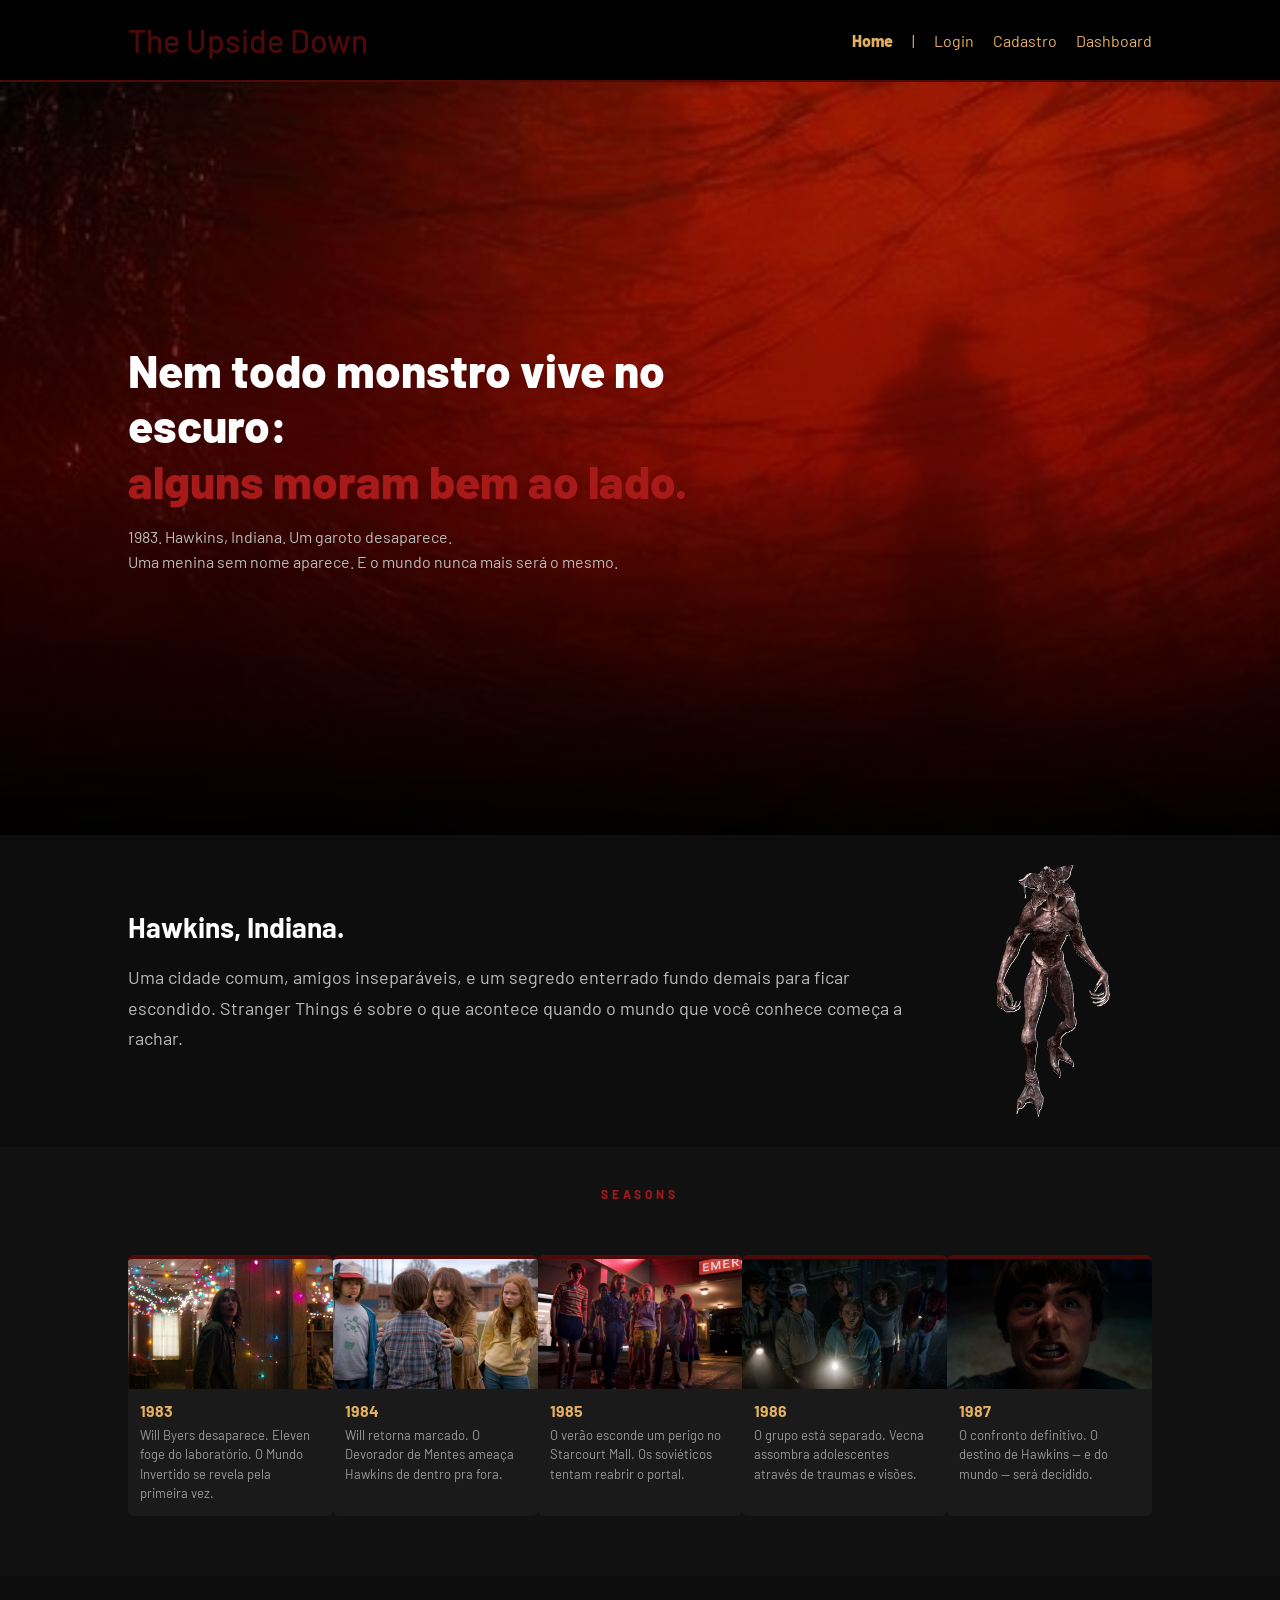
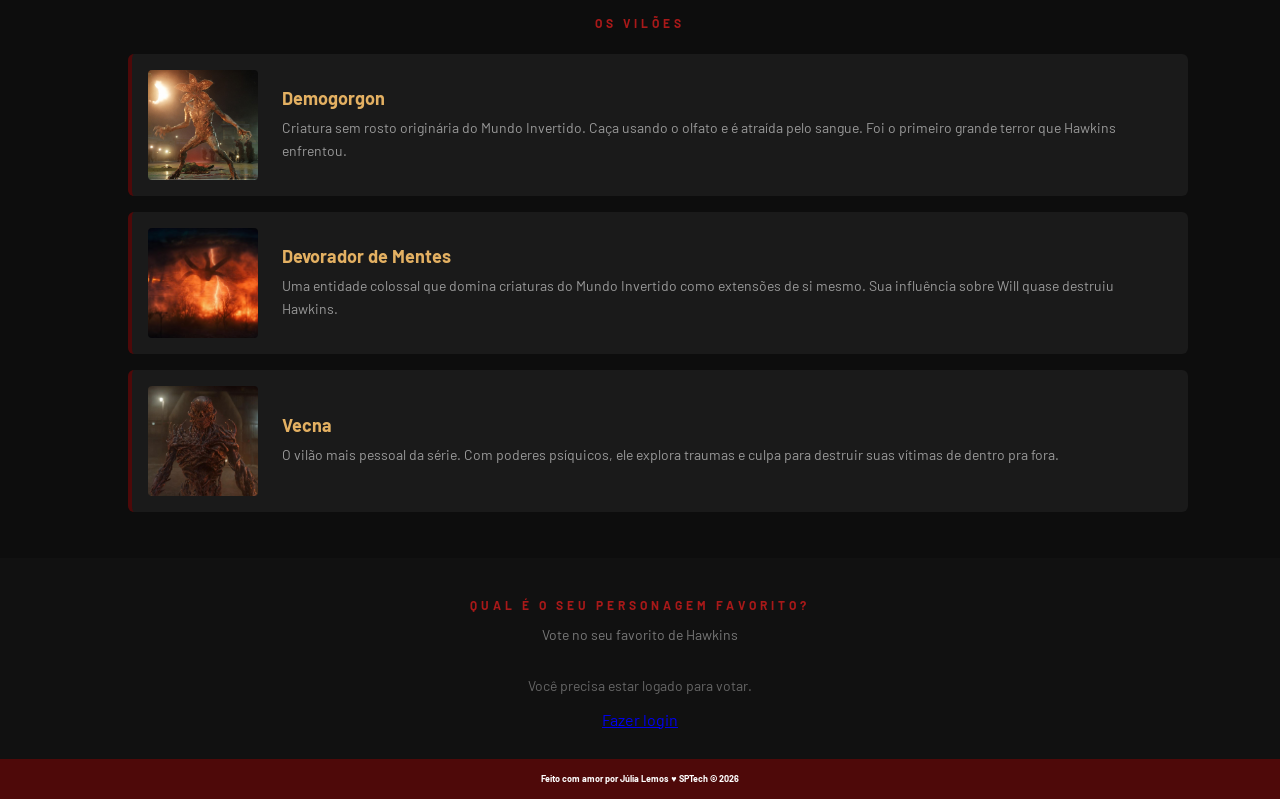
<file: public/index.html>
<!DOCTYPE html>
<html lang="pt-br">

<head>
  <meta charset="UTF-8">
  <meta http-equiv="X-UA-Compatible" content="IE=edge">
  <meta name="viewport" content="width=device-width, initial-scale=1.0">

  <title>The Upside Down | Página Inicial</title>

  <script src="./js/sessao.js"></script>

  <link rel="stylesheet" href="./css/estilo.css">
  <link rel="icon" href="./assets/icon/favicon2.ico">
  <link rel="preconnect" href="https://fonts.gstatic.com">
</head>

<body>
  <div class="header">
    <div class="container">
      <h1 class="titulo">The Upside Down</h1>
      <ul class="navbar">
        <li class="agora"><a href="#">Home</a></li>
        <li>|</li>
        <li><a href="login.html">Login</a></li>
        <li><a href="cadastro.html">Cadastro</a></li>
        <li><a href="dashboard/dashboard.html">Dashboard</a></li>
      </ul>
    </div>
  </div>
  <div class="banner">
    <div class="container banner-conteudo">
      <h2 class="banner-frase">
        Nem todo monstro vive no escuro: <br>
        <span>alguns moram bem ao lado.</span>
      </h2>
      <p class="banner-descricao">
        1983. Hawkins, Indiana. Um garoto desaparece.<br>
        Uma menina sem nome aparece. E o mundo nunca mais será o mesmo.
      </p>
    </div>
  </div>
  <div class="social introducao-section">
    <div class="container">
      <div class="boxes introducao-boxes">
        <div class="introducao-texto">
          <h2>Hawkins, Indiana.</h2>
          <p>
            Uma cidade comum, amigos inseparáveis, e um segredo enterrado
            fundo demais para ficar escondido. Stranger Things é sobre o que
            acontece quando o mundo que você conhece começa a rachar.
          </p>
        </div>
        <div class="introducao-imagem">
          <img src="assets/imgs/DemogorgonFundo.png" alt="Demogorgon">
        </div>
      </div>
    </div>
  </div>
  <div class="social temporadas-section">
    <div class="container">
      <div class="boxes" style="flex-direction: column; width: 100%;">
        <h2 class="titulo-secao">SEASONS</h2>
        <div class="boxes">

          <div class="box card-temporada">
            <img src="assets/imgs/temporada1.jpg" alt="Temporada 1">
            <h4>1983</h4>
            <p>Will Byers desaparece. Eleven foge do laboratório. O Mundo Invertido se revela pela primeira vez.</p>
          </div>

          <div class="box card-temporada">
            <img src="assets/imgs/temporada2.jpg" alt="Temporada 2">
            <h4>1984</h4>
            <p>Will retorna marcado. O Devorador de Mentes ameaça Hawkins de dentro pra fora.</p>
          </div>

          <div class="box card-temporada">
            <img src="assets/imgs/temporada3.jpg" alt="Temporada 3">
            <h4>1985</h4>
            <p>O verão esconde um perigo no Starcourt Mall. Os soviéticos tentam reabrir o portal.</p>
          </div>

          <div class="box card-temporada">
            <img src="assets/imgs/temporada4.jpg" alt="Temporada 4">
            <h4>1986</h4>
            <p>O grupo está separado. Vecna assombra adolescentes através de traumas e visões.</p>
          </div>

          <div class="box card-temporada">
            <img src="assets/imgs/temporada5.jpg" alt="Temporada 5">
            <h4>1987</h4>
            <p>O confronto definitivo. O destino de Hawkins — e do mundo — será decidido.</p>
          </div>

        </div>
      </div>
    </div>
  </div>
  <div class="social viloes-section">
    <div class="container">
      <div class="boxes" style="flex-direction: column; width: 100%;">
        <h2 class="titulo-secao">OS VILÕES</h2>

        <div class="card-vilao">
          <img src="assets/imgs/VilaoDemogorgon.jpg" alt="Demogorgon" class="vilao-foto">
          <div class="vilao-texto">
            <h4>Demogorgon</h4>
            <p>Criatura sem rosto originária do Mundo Invertido. Caça usando o olfato e é atraída pelo sangue. Foi o
              primeiro grande terror que Hawkins enfrentou.</p>
          </div>
        </div>

        <div class="card-vilao">
          <img src="assets/imgs/VilaoMindFlayer.jpg" alt="Mind Flayer" class="vilao-foto">
          <div class="vilao-texto">
            <h4>Devorador de Mentes</h4>
            <p>Uma entidade colossal que domina criaturas do Mundo Invertido como extensões de si mesmo. Sua influência
              sobre Will quase destruiu Hawkins.</p>
          </div>
        </div>

        <div class="card-vilao">
          <img src="assets/imgs/VilaoVecna.jpg" alt="Vecna" class="vilao-foto">
          <div class="vilao-texto">
            <h4>Vecna</h4>
            <p>O vilão mais pessoal da série. Com poderes psíquicos, ele explora traumas e culpa para destruir suas
              vítimas de dentro pra fora.</p>
          </div>
        </div>

      </div>
    </div>
  </div>
  <div class="social enquete-section">
    <div class="container">
      <div class="boxes" style="flex-direction: column; width: 100%; align-items: center;">
        <h2 class="titulo-secao">QUAL É O SEU PERSONAGEM FAVORITO?</h2>
        <p class="enquete-subtitulo">Vote no seu favorito de Hawkins</p>

        <div id="enquete-bloqueio" style="display:none; text-align:center;">
          <p style="color:#666; font-size:14px; margin-bottom:16px;">Você precisa estar logado para votar.</p>
          <a href="login.html" class="banner-btn">Fazer login</a>
        </div>

        <div id="enquete-opcoes" style="display:none;">
          <div class="enquete-opcoes">
            <button type="button" class="botao btn-enquete" onclick="favorito(this, 1, 'Eleven')">Eleven</button>
            <button type="button" class="botao btn-enquete" onclick="favorito(this, 2, 'Mike')">Mike</button>
            <button type="button" class="botao btn-enquete" onclick="favorito(this, 3, 'Dustin')">Dustin</button>
            <button type="button" class="botao btn-enquete" onclick="favorito(this, 4, 'Lucas')">Lucas</button>
            <button type="button" class="botao btn-enquete" onclick="favorito(this, 5, 'Will')">Will</button>
            <button type="button" class="botao btn-enquete" onclick="favorito(this, 6, 'Max')">Max</button>
          </div>
        </div>

        <div id="enquete-resultado" style="display:none; margin-top: 20px;">
          <p style="color:#aaa;">Você votou em: <strong id="enquete-escolha" style="color:#a81919;"></strong></p>
        </div>
      </div>
    </div>
  </div>
  <div class="footer">
    <div class="container">
      <h4>Feito com amor por Júlia Lemos &hearts; SPTech &copy; 2026</h4>
    </div>
  </div>

  <script>
    window.onload = function () {
      var logado = sessionStorage.getItem("ID_USUARIO");
      if (logado) {
        document.getElementById("enquete-opcoes").style.display = "block";
        document.getElementById("enquete-bloqueio").style.display = "none";
      } else {
        document.getElementById("enquete-opcoes").style.display = "none";
        document.getElementById("enquete-bloqueio").style.display = "block";
      }
    };

    function favorito(btn, idPersonagemFavorito, nome) {
      var idUsuarioLogado = sessionStorage.ID_USUARIO;

      if (!idUsuarioLogado) {
        alert("Você precisa estar logado para votar.")
        window.location = "login.html";
        return;
      }

      fetch("/favorito/cadastrar", {
        method: "POST",
        headers: {
          "Content-Type": "application/json"
        },
        body: JSON.stringify({
          idUsuarioServer: idUsuarioLogado,
          idPersonagemFavoritoServer: idPersonagemFavorito
        })
      })
        .then(function (resposta) {
          if (resposta.ok) {
            document.querySelectorAll(".btn-enquete").forEach(function (b) {
              b.disabled = true;
              b.classList.remove("btn-enquete-selecionado");
            });
            btn.classList.add("btn-enquete-selecionado");
            document.getElementById("enquete-escolha").textContent = nome;
            document.getElementById("enquete-resultado").style.display = "block";
            document.getElementById("enquete-opcoes").style.display = "none";
          } else {
            alert("Erro ao salvar seu personagem favorito.");
          }
        })
        .catch(function (erro) {
          console.log("Erro: " + erro)
        });
    }
  </script>
</body>

</html>
</file>
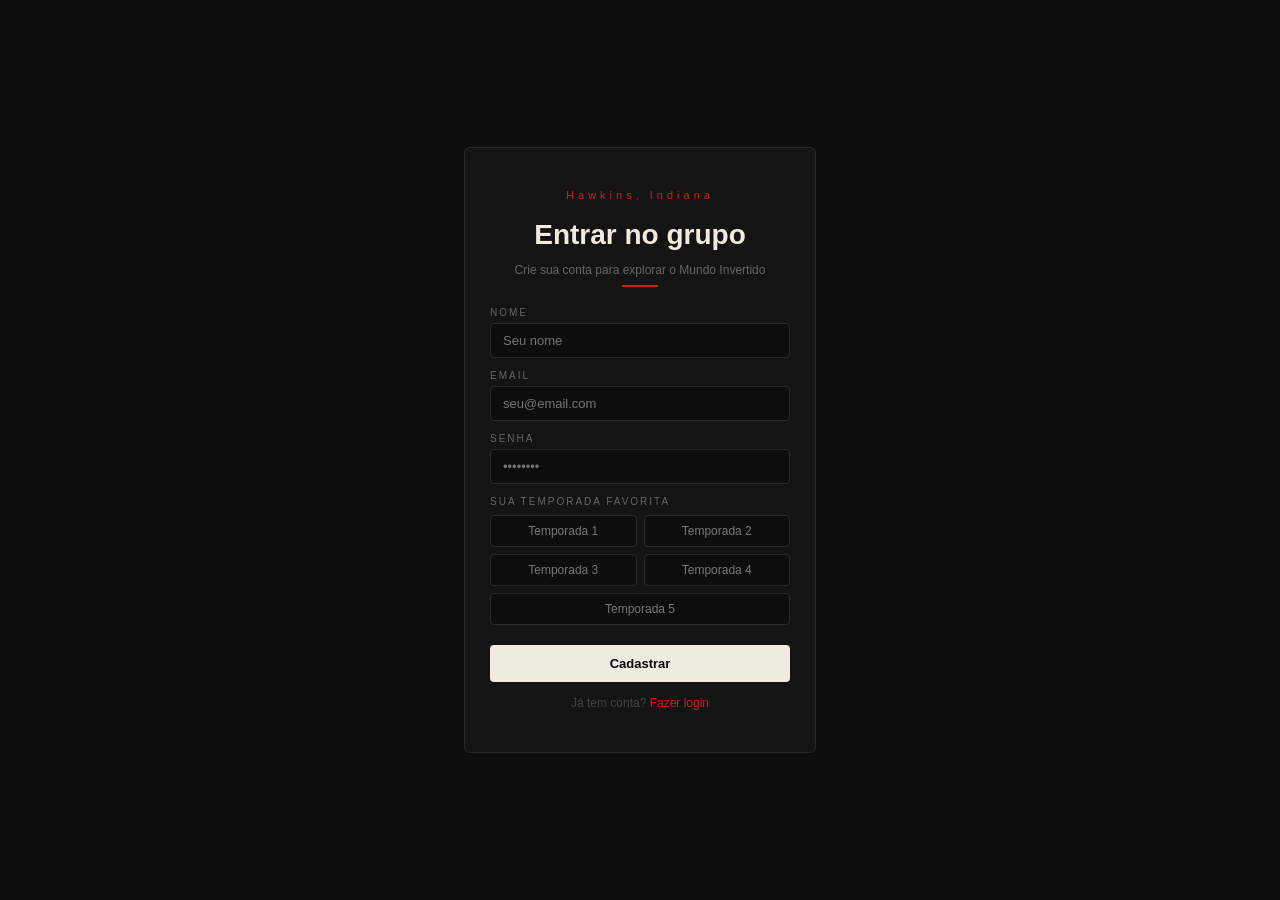
<file: cadastro.html>
<!DOCTYPE html>
<html lang="pt-br">

<head>
    <meta charset="UTF-8">
    <meta name="viewport" content="width=device-width, initial-scale=1.0">
    <title>Cadastro ao mundo invertido</title>
    <link rel="stylesheet" href="cadastro.css">
</head>

<body>
    <div class="caixa">

        <p class="cidade">Hawkins, Indiana</p>
        <h1 class="titulo">Entrar no grupo</h1>
        <p class="descricao">Crie sua conta para explorar o Mundo Invertido</p>

        <div class="linha-vermelha"></div>

        <p class="rotulo">Nome</p>
        <input type="text" id="nome" placeholder="Seu nome" class="campo" />

        <p class="rotulo">Email</p>
        <input type="email" id="email" placeholder="seu@email.com" class="campo" />

        <p class="rotulo">Senha</p>
        <input type="password" id="senha" placeholder="••••••••" class="campo" />

        <p class="rotulo">Sua temporada favorita</p>

        <div class="grade-temporadas">
            <button class="temporada" onclick="escolher(this)">Temporada 1</button>
            <button class="temporada" onclick="escolher(this)">Temporada 2</button>
            <button class="temporada" onclick="escolher(this)">Temporada 3</button>
            <button class="temporada" onclick="escolher(this)">Temporada 4</button>
            <button class="temporada temporada-ultima" onclick="escolher(this)">Temporada 5</button>
        </div>

        <button class="botao-cadastrar" onclick="cadastrar()">Cadastrar</button>

        <p class="texto-login">Já tem conta? <span onclick="alert('Indo para o login...')">Fazer login</span></p>

        <p id="mensagem" class="mensagem"></p>

    </div>

    <script>
        function escolher(botao) {
            var todos = document.querySelectorAll('.temporada');
            for (var i = 0; i < todos.length; i++) {
                todos[i].classList.remove('selecionado');
            }
            botao.classList.add('selecionado');
        }

        function cadastrar() {
            var nome = document.getElementById('nome').value;
            var email = document.getElementById('email').value;
            var senha = document.getElementById('senha').value;
            var selecionado = document.querySelector('.selecionado');
            var msg = document.getElementById('mensagem');

            if (nome == '' || email == '' || senha == '') {
                msg.textContent = 'Preencha todos os campos!';
                return;
            }
            if (selecionado == null) {
                msg.textContent = 'Escolha uma temporada favorita!';
                return;
            }

            msg.textContent = 'Bem-vindo, ' + nome + '!';
        }
    </script>

</body>

</html>
</file>
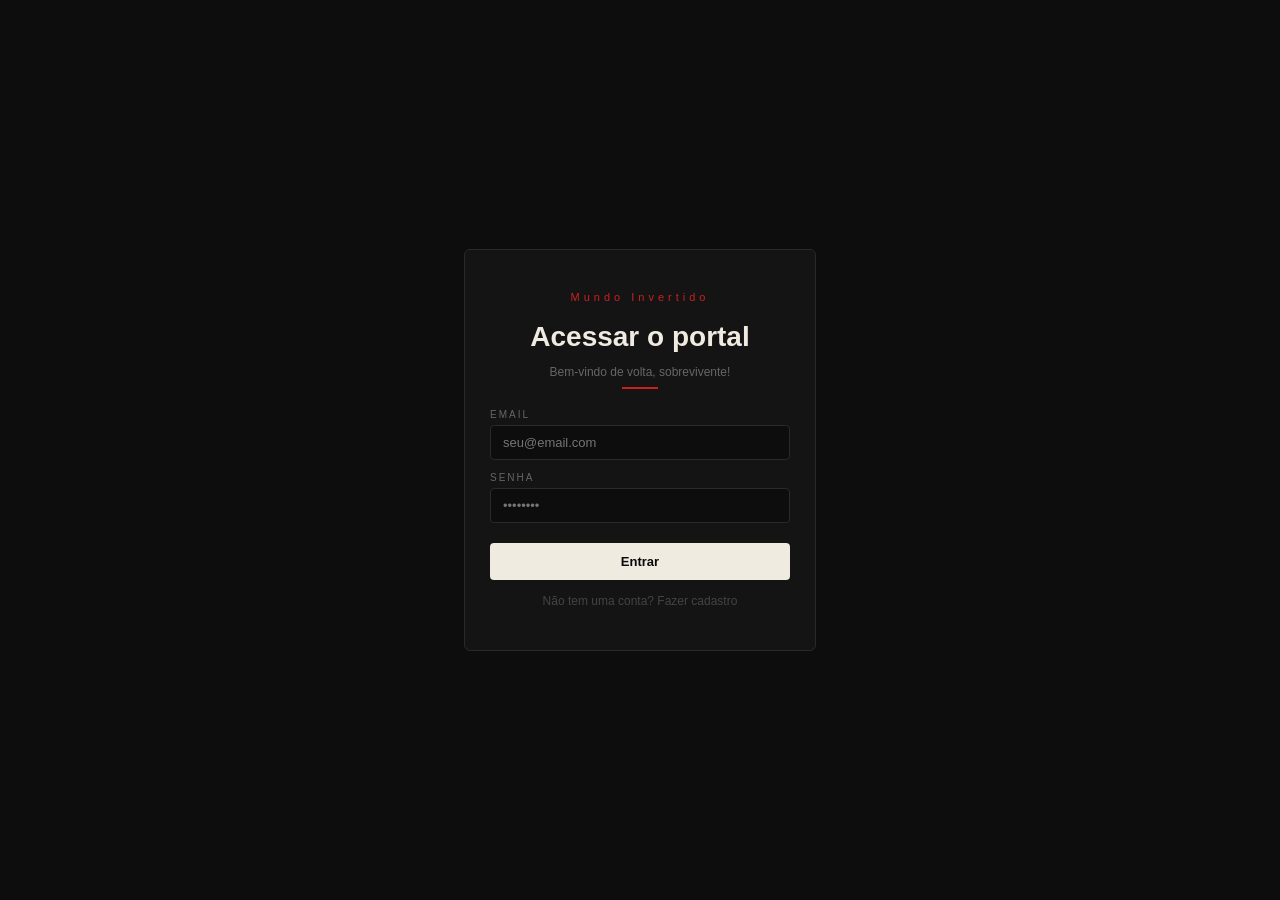
<file: login.html>
<!DOCTYPE html>
<html lang="pt-br">
<head>
    <meta charset="UTF-8">
    <meta name="viewport" content="width=device-width, initial-scale=1.0">
    <title>Acesso ao portal</title>
    <link rel="stylesheet" href="login.css">
</head>
<body>
    <div class="caixa">

        <p class="cidade">Mundo Invertido</p>
        <h1 class="titulo">Acessar o portal</h1>
        <p class="descricao">Bem-vindo de volta, sobrevivente!</p>

        <div class="linha-vermelha"></div>

        <p class="rotulo">Email</p>
        <input type="email" id="email" placeholder="seu@email.com" class="campo" />

        <p class="rotulo">Senha</p>
        <input type="password" id="senha" placeholder="••••••••" class="campo" />

        <button class="botao-entrar" onclick="entrar()">Entrar</button>

        <p class="texto-cadastro">Não tem uma conta? <span onclick="alert('Indo para o cadastro...')">Fazer cadastro</span></p>

        <p id="mensagem" class="mensagem"></p>

    </div>

    <script>
        function escolher(botao) {
            var todos = document.querySelectorAll('.temporada');
            for (var i = 0; i < todos.length; i++) {
                todos[i].classList.remove('selecionado');
            }
            botao.classList.add('selecionado');
        }

        function cadastrar() {
            var nome = document.getElementById('nome').value;
            var email = document.getElementById('email').value;
            var senha = document.getElementById('senha').value;
            var selecionado = document.querySelector('.selecionado');
            var msg = document.getElementById('mensagem');

            if (nome == '' || email == '' || senha == '') {
                msg.textContent = 'Preencha todos os campos!';
                return;
            }
            if (selecionado == null) {
                msg.textContent = 'Escolha uma temporada favorita!';
                return;
            }

            msg.textContent = 'Bem-vindo, ' + nome + '!';
        }
    </script>

</body>
</html>
</file>
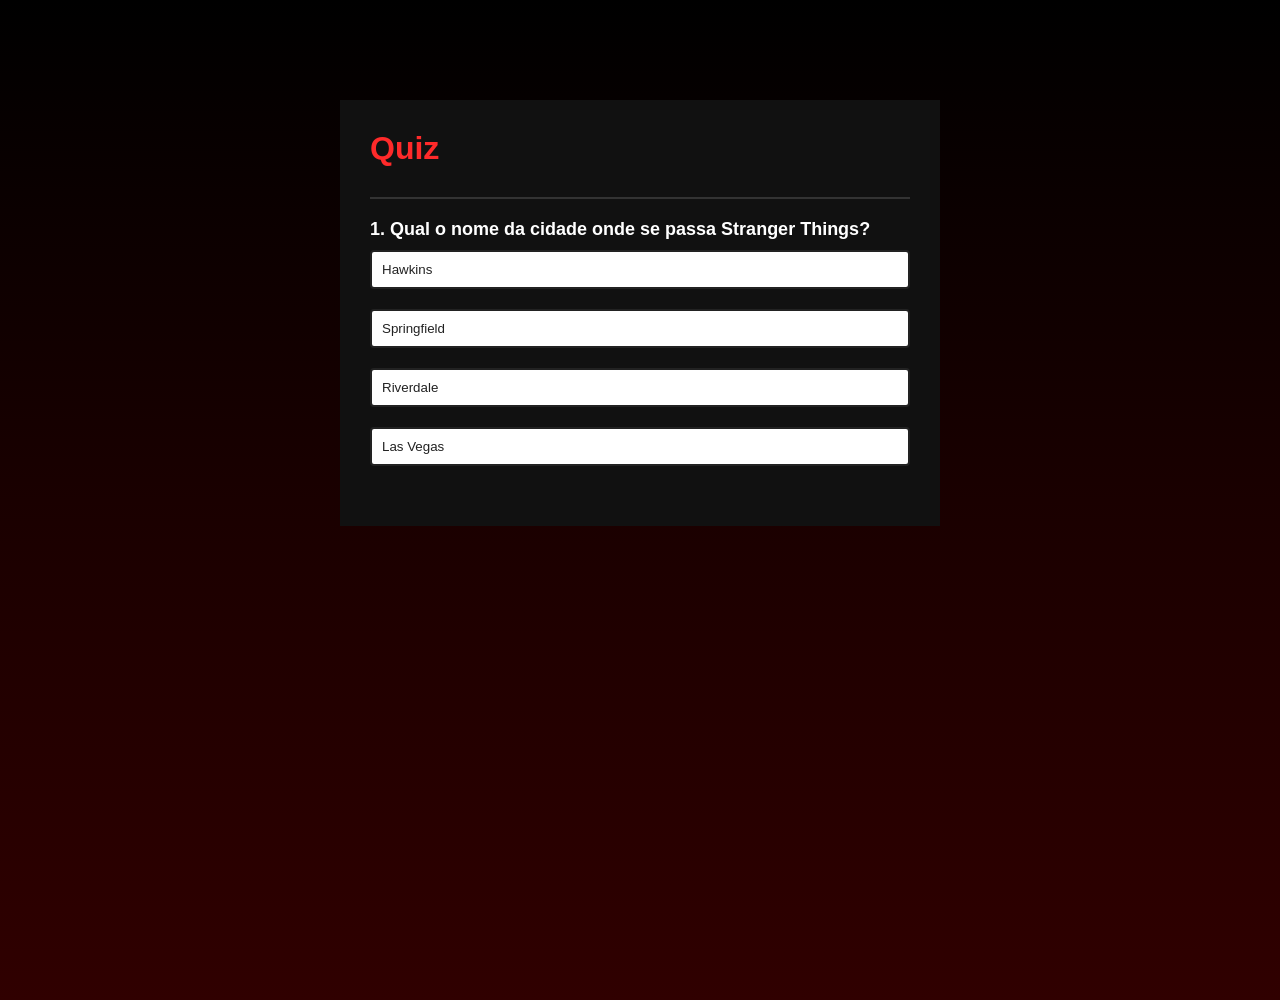
<file: quiz.html>
<!DOCTYPE html>
<html lang="pt-br">

<head>
    <meta charset="UTF-8">
    <meta name="viewport" content="width=device-width, initial-scale=1.0">
    <title>Quiz</title>
    <link rel="stylesheet" href="quiz.css">
</head>

<body>
    <div class="app">
        <h1>Quiz</h1>
        <div class="quiz">
            <h2 id="question">Questão vai aqui</h2>
            <div id="answer-buttons">
                <button class="btn">Resposta 1</button>
                <button class="btn">Resposta 2</button>
                <button class="btn">Resposta 3</button>
                <button class="btn">Resposta 4</button>
            </div>
            <button id="next-btn">Próxima</button>
        </div>
    </div>
    <script src="script.js"></script>

</body>

</html>
</file>
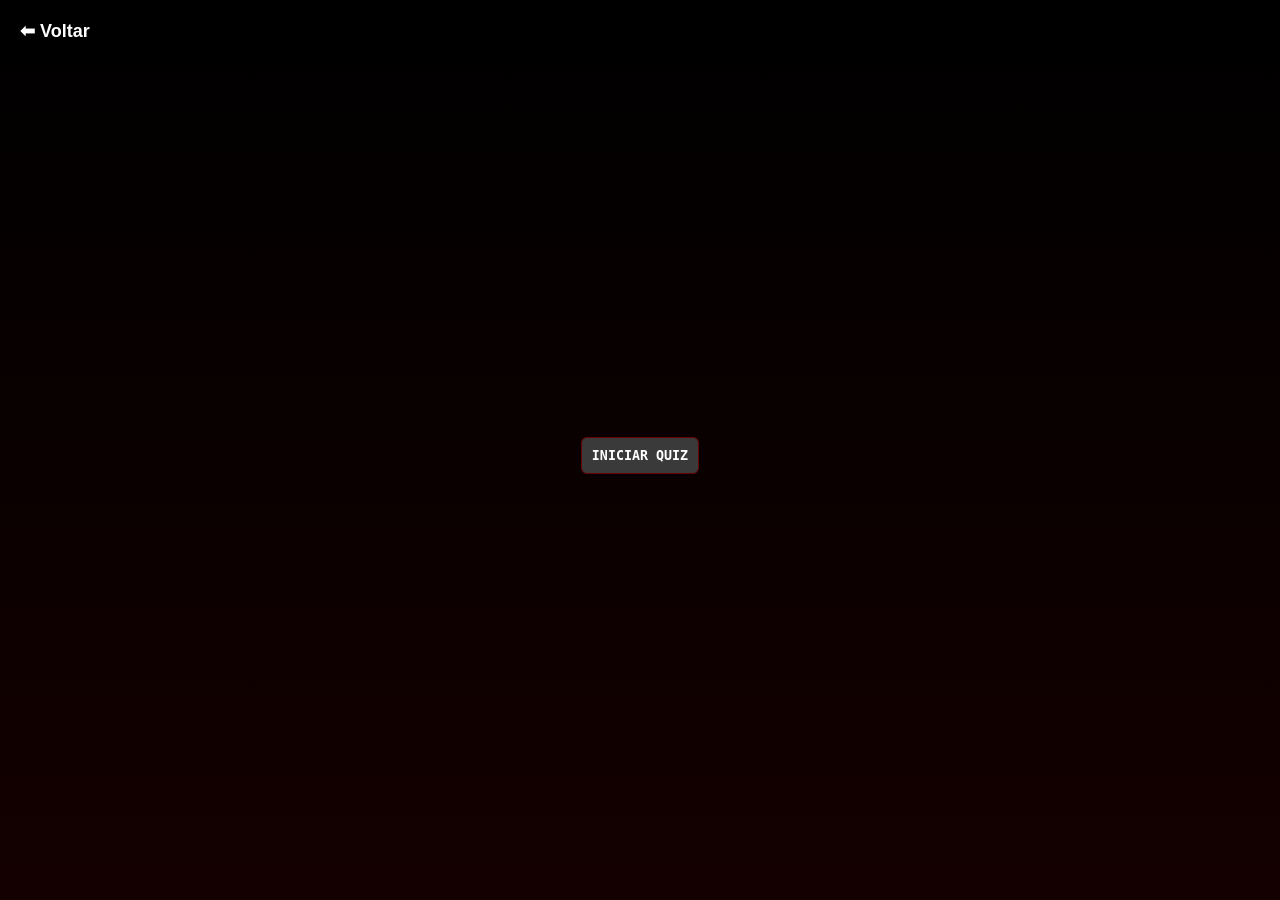
<file: public/quiz.html>
<!DOCTYPE html>
<html lang="pt-br">

<head>
    <meta charset="UTF-8">
    <meta name="viewport" content="width=device-width, initial-scale=1.0">
    <title>Quiz Stranger Things</title>
    <link rel="stylesheet" href="css/style.css">
</head>

<body onload="onloadEsconder()">
    <a href="dashboard/dashboard.html" class="voltar">⬅ Voltar</a>
    <div id="pontuacaoEJogo">
        <button id="btnIniciarQuiz" onclick="iniciarQuiz()">INICIAR QUIZ</button>

        <div id="jogo" class="width-fit-content flex-colunar border-secondary">
            <div id="infoQuestao" class="padding-8">
                <span>
                    Questão atual:
                    <span id="spanNumeroDaQuestaoAtual"></span>
                    de
                    <span id="qtdQuestoes"></span>
                    questões.
                </span>
            </div>
            <div id="perguntaDaQuestaoAtual" class="padding-8">
                <span id="spanQuestaoExibida" class="text-bold"></span>
            </div>
            <div id="infoAlternativas" class="padding-8">
                <span><em>Escolha uma opção:</em></span>
            </div>
            <div id="opcoes" class="flex-colunar padding-8">
                <span>
                    <input type="radio" id="primeiraOpcao" name="option" value="alternativaA" />
                    <label for="primeiraOpcao" id="labelOpcaoUm"></label>
                </span>
                <span>
                    <input type="radio" id="segundaOpcao" name="option" value="alternativaB" />
                    <label for="segundaOpcao" id="labelOpcaoDois"></label>
                </span>
                <span>
                    <input type="radio" id="terceiraOpcao" name="option" value="alternativaC" />
                    <label for="terceiraOpcao" id="labelOpcaoTres"></label>
                </span>
                <span>
                    <input type="radio" id="quartaOpcao" name="option" value="alternativaD" />
                    <label for="quartaOpcao" id="labelOpcaoQuatro"></label>
                </span>
            </div>
            <div id="botoes" class="flex-colunar padding-8">
                <button onclick="submeter()" id="btnSubmeter">
                    Submeter resposta
                </button>
                <button onclick="avancar()" id="btnProx" disabled>
                    Próxima questão
                </button>
                <button onclick="tentarNovamente()" id="btnTentarNovamente" style="display: none;">
                    Tentar novamente
                </button>
            </div>
        </div>
        <div id="pontuacao" class="flex-colunar width-fit-content border-primary">
            <div id="pontuacaoDuranteJogo" class="flex-colunar padding-8">
                <span>Acertos: <span id="spanCertas"></span></span>
                <span>Erros: <span id="spanErradas"></span></span>
            </div>
            <div id="pontuacaoFinalJogo" class="flex-colunar padding-8">
                <span id="pontuacaoFinal">
                    Pontuação Final:
                    <span id="spanPontuacaoFinal">0</span>
                </span>
                <span id="msgFinal"></span>
            </div>
        </div>
    </div>
</body>

</html>

<script>
    const listaDeQuestoes = [
        {
            pergunta: "Qual o nome da cidade onde se passa Stranger Things?",
            alternativaA: "Hawkins",
            alternativaB: "Springfield",
            alternativaC: "Riverdale",
            alternativaD: "Las Vegas",
            alternativaCorreta: "alternativaA"
        },

        {
            pergunta: "Qual jogo os amigos costumam jogar juntos?",
            alternativaA: "Monopoly",
            alternativaB: "Xadrez",
            alternativaC: "Dungeons & Dragons",
            alternativaD: "Uno",
            alternativaCorreta: "alternativaC"
        },

        {
            pergunta: "Qual é o nome do mundo paralelo da série?",
            alternativaA: "Mundo Invertido",
            alternativaB: "Submundo",
            alternativaC: "Dimensão Sombria",
            alternativaD: "Vale das Sombras",
            alternativaCorreta: "alternativaA"
        },

        {
            pergunta: "Qual personagem possui poderes telecinéticos?",
            alternativaA: "Max",
            alternativaB: "Nancy",
            alternativaC: "Eleven",
            alternativaD: "Robin",
            alternativaCorreta: "alternativaC"
        },

        {
            pergunta: "Quem desaparece no início da primeira temporada?",
            alternativaA: "Dustin",
            alternativaB: "Mike",
            alternativaC: "Lucas",
            alternativaD: "Will",
            alternativaCorreta: "alternativaD"
        },

        {
            pergunta: "Qual é o nome do monstro da primeira temporada?",
            alternativaA: "Vecna",
            alternativaB: "Demogorgon",
            alternativaC: "Mind Flayer",
            alternativaD: "Shadow",
            alternativaCorreta: "alternativaB"
        },

        {
            pergunta: "Qual comida Eleven ama?",
            alternativaA: "Pizza",
            alternativaB: "Hambúrguer",
            alternativaC: "Waffles",
            alternativaD: "Sorvete",
            alternativaCorreta: "alternativaC"
        },

        {
            pergunta: "Quem é o chefe de polícia de Hawkins?",
            alternativaA: "Hopper",
            alternativaB: "Steve",
            alternativaC: "Jonathan",
            alternativaD: "Murray",
            alternativaCorreta: "alternativaA"
        },

        {
            pergunta: "Quais personagens trabalham na Scoops Ahoy?",
            alternativaA: "Nancy e Jonathan",
            alternativaB: "Steve e Robin",
            alternativaC: "Dustin e Lucas",
            alternativaD: "Mike e Max",
            alternativaCorreta: "alternativaB"
        },

        {
            pergunta: "Quem é o principal vilão da quarta temporada?",
            alternativaA: "Demogorgon",
            alternativaB: "Mind Flayer",
            alternativaC: "Vecna",
            alternativaD: "Billy",
            alternativaCorreta: "alternativaC"
        }

    ]

    let numeroDaQuestaoAtual = 0
    let pontuacaoFinal = 0
    let certas = 0
    let erradas = 0
    let quantidadeDeQuestoes = listaDeQuestoes.length

    function onloadEsconder() {
        document.getElementById('pontuacao').style.display = "none"
        document.getElementById('jogo').style.display = "none"
    }

    function iniciarQuiz() {
        document.getElementById('pontuacao').style.display = "flex"
        document.getElementById('jogo').style.display = "flex"
        document.getElementById('btnIniciarQuiz').style.display = "none"

        document.getElementById('qtdQuestoes').innerHTML = quantidadeDeQuestoes

        preencherHTMLcomQuestaoAtual(0)

        btnSubmeter.disabled = false
        btnProx.disabled = true
    }

    function preencherHTMLcomQuestaoAtual(index) {

        habilitarAlternativas(true)
        const questaoAtual = listaDeQuestoes[index]
        numeroDaQuestaoAtual = index
        document.getElementById("spanNumeroDaQuestaoAtual").innerHTML = index + 1
        document.getElementById("spanQuestaoExibida").innerHTML = questaoAtual.pergunta
        document.getElementById("labelOpcaoUm").innerHTML = questaoAtual.alternativaA
        document.getElementById("labelOpcaoDois").innerHTML = questaoAtual.alternativaB
        document.getElementById("labelOpcaoTres").innerHTML = questaoAtual.alternativaC
        document.getElementById("labelOpcaoQuatro").innerHTML = questaoAtual.alternativaD
    }

    function submeter() {
        const options = document.getElementsByName("option")

        let hasChecked = false
        for (let i = 0; i < options.length; i++) {
            if (options[i].checked) {
                hasChecked = true
                break
            }
        }

        if (!hasChecked) {
            alert("Escolha uma alternativa!")
        } else {
            btnSubmeter.disabled = true
            btnProx.disabled = false

            habilitarAlternativas(false)

            checarResposta()
        }
    }

    function habilitarAlternativas(valor) {
        primeiraOpcao.disabled = !valor
        segundaOpcao.disabled = !valor
        terceiraOpcao.disabled = !valor
        quartaOpcao.disabled = !valor
    }

    function avancar() {
        btnProx.disabled = true
        btnSubmeter.disabled = false

        desmarcarRadioButtons()

        if (numeroDaQuestaoAtual < quantidadeDeQuestoes - 1) {
            preencherHTMLcomQuestaoAtual(numeroDaQuestaoAtual + 1)
        } else {
            finalizarJogo()
        }
        limparCoresBackgroundOpcoes()
    }

    function checarResposta() {
        const questaoAtual = listaDeQuestoes[numeroDaQuestaoAtual]
        const respostaQuestaoAtual = questaoAtual.alternativaCorreta

        const options = document.getElementsByName("option")

        let alternativaCorreta = null
        options.forEach((option) => {
            if (option.value === respostaQuestaoAtual) {
                alternativaCorreta = option.labels[0].id
            }
        })

        options.forEach((option) => {
            if (option.checked === true && option.value === respostaQuestaoAtual) {
                document.getElementById(alternativaCorreta).classList.add("text-success-with-bg")
                pontuacaoFinal++
                certas++
                document.getElementById("spanCertas").innerHTML = certas
            } else if (option.checked && option.value !== respostaQuestaoAtual) {
                const wrongLabelId = option.labels[0].id

                document.getElementById(wrongLabelId).classList.add("text-danger-with-bg")
                document.getElementById(alternativaCorreta).classList.add("text-success-with-bg")
                erradas++
                document.getElementById("spanErradas").innerHTML = erradas
            }
        })
    }

    function limparCoresBackgroundOpcoes() {
        const options = document.getElementsByName("option")
        options.forEach((option) => {
            document.getElementById(option.labels[0].id).classList.remove("text-danger-with-bg")
            document.getElementById(option.labels[0].id).classList.remove("text-success-with-bg")
        })
    }

    function desmarcarRadioButtons() {
        const options = document.getElementsByName("option")
        for (let i = 0; i < options.length; i++) {
            options[i].checked = false
        }
    }

    function finalizarJogo() {
        let textoFinal = ""
        const porcentagem = pontuacaoFinal / quantidadeDeQuestoes

        if (porcentagem <= 0.3) {
            textoFinal = "Você foi derrotado pelo Vecna :()"
        } else if (porcentagem < 0.9) {
            textoFinal = "Nada mal! Hawkins se orgulha de você 👀"
        } else {
            textoFinal = "Você zerou o quiz!"
        }

        textoFinal += "<br>Você acertou " + Math.round(porcentagem * 100) + "%"

        document.getElementById("msgFinal").innerHTML = textoFinal
        document.getElementById("spanPontuacaoFinal").innerHTML = pontuacaoFinal

        btnSubmeter.disabled = true
        btnProx.disabled = true

        var idUsuario = sessionStorage.ID_USUARIO;

        fetch("/quiz/salvarPontuacao", {
            method: "POST",
            headers: {
                "Content-Type": "application/json"
            },
            body: JSON.stringify({
                idUsuarioServer: idUsuario,
                totalAcertosServer: pontuacaoFinal,
                totalPerguntasServer: quantidadeDeQuestoes
            })
        })
            .then(function (resposta) {
                if (resposta.ok) {
                    console.log("Pontuação salva com sucesso!");
                } else {
                    console.log("Erro ao salvar pontuação.");
                }
            })
            .catch(function (erro) {
                console.log("Erro:", erro);
            });

        document.getElementById("btnTentarNovamente").style.display = "block"
    }

    function tentarNovamente() {
        window.location.reload()
    }

</script>
</file>
<file: public/css/estilo.css>
@import url('https://fonts.googleapis.com/css2?family=Barlow:ital,wght@0,100;0,200;0,300;0,400;0,500;0,600;0,700;0,800;0,900;1,100;1,200;1,300;1,400;1,500;1,600;1,700;1,800;1,900&display=swap');

body {
  margin: 0;
  padding: 0;
  font-family: 'Barlow', 'Segoe UI', Tahoma, Geneva, Verdana, sans-serif;
  background-color: black;
}

:root {
  --tamanho-header: 80px;
  --tamanho-banner: calc(100vh - var(--tamanho-header) - var(--tamanho-footer) - 2px);
  --tamanho-simulador: calc(100vh - var(--tamanho-header) - var(--tamanho-footer) - 2px);
  --tamanho-login: calc(100vh - var(--tamanho-header) - var(--tamanho-footer) - 2px);
  --tamanho-footer: 65px;
}

.container {
  display: flex;
  width: 80%;
  margin: auto;
}

/* HEADER */
.header {
  height: var(--tamanho-header);
  border-bottom: 2px solid #4e0909;
}

.header .container {
  justify-content: space-between;
  align-items: center;
  height: 100%;
}

.header a {
  text-decoration: none;
  color: #e3b062;
}

.agora {
  font-weight: 800;
}

.navbar {
  width: 300px;
  display: flex;
  align-items: center;
  justify-content: space-between;
  list-style: none;
  color: #e3b062;
}

.titulo {
  color: #4e0909;
  width: fit-content;
  font-weight: 450;
}

.header h1 {
  margin: 0;
}

/* BANNER */
.banner {
  height: var(--tamanho-banner);
  color: white;
  background-image: url('../assets/imgs/Capa.jpg');
  background-size: cover;
}

.banner .container {
  justify-content: center;
  align-items: center;
  height: 100%;
}

.banner .container p {
  width: 50%;
  margin: 0;
  padding: 0;
  font-size: 36px;
}

.banner .container span {
  font-weight: 800;
}

/* SOCIAL*/
.social {
  background-color: #e5e5e5;
  display: flex;
}

.social .container {
  justify-content: center;
}

.box img {
  width: 170px;
}

.social .container .boxes {
  display: flex;
  justify-content: space-between;
  width: 100%;
  padding: 30px 0;
}

.social p {
  text-align: center;
}

.box {
  display: flex;
  flex-direction: column;
  align-items: center;
}

/* FOOTER */
.footer {
  background-color: #4e0909;
  height: 40px;
  color: #fff;
  display: flex;
  font-size: 9px;
}

.footer .container {
  justify-content: center;
  text-align: center;
}

.footer .container .version {
  font-size: 12px;
}

/* LOGIN */
.login {
  height: var(--tamanho-login);
  background-image: url('../assets/imgs/bg-jelly-fish-para-home.png');
  background-size: cover;
}

.login .container {
  justify-content: center;
  align-items: center;
  height: 100%;
}

.card {
  width: 50%;
  background-color: #252525;
  border-radius: 10px;
  display: flex;
  align-items: center;
  justify-content: space-evenly;
  color: rgb(190, 188, 189);
  flex-direction: column;
  height: fit-content;
  padding: 20px 0;
}

.card h2 {
  margin: 0;
  font-size: 30px;
}

.formulario {
  display: flex;
  height: 90%;
  width: 80%;
  justify-content: space-around;
  flex-direction: column;
}

.formulario span {
  font-size: 15px;
  font-weight: 800;
}

.formulario input {
  border: 2px solid #4e0909;
  text-align: center;
  border-radius: 10px;
  margin: 0;
}

.formulario select {
  border: 2px solid #4e0909;
  background-color: white;
  color: gray;
  height: 36px;
  text-align: center;
  border-radius: 10px;
  margin: 0;
}

.campo {
  display: flex;
  flex-direction: column;
  justify-content: start;
  padding: 5px 0;
}

.botao {
  cursor: pointer;
  font-family: "Barlow", sans-serif;
  border: 0;
  border-radius: 3px;
  font-weight: 600;
  font-size: 14px;
  color: #0c0c0c;
  background-color: #fcf9fa;
  width: 120px;
  height: 30px;
  align-self: center;
  margin-top: 20px;
}

.loading-div {
  width: 50px;
  display: none;
}

.loading-div img {
  height: 50px;
  width: 50px;
}

#div_erros_login {
  display: none;
}

/* FORMULARIO */
.alerta_erro {
  display: flex;
  justify-content: flex-end;
}

.card_erro {
  display: none;
  background-color: #fff;
  color: black;
  width: 230px;
  position: fixed;
  border-radius: 4px;
  border: #4e0909 3px solid;
  padding: 10px;
  margin-right: 10%;
}

.card_erro #mensagem_erro {
  font-weight: 500;
  font-size: 20px;
}

.formulario .tipo_campo {
  font-size: 20px;
  font-weight: 600 !important;
}

input {
  margin-bottom: 10px;
  border: 2px solid #4e0909;
  padding: 10px;
  text-align: center;
  border-radius: 10px;
}

.btn {
  font-family: "Barlow", sans-serif;
  border: 0;
  border-radius: 5px;
  font-weight: 600;
  font-size: 18px;
  padding: 10px 15px;
  color: white;
  background-color: #ED145B;
  width: 120px;
  align-self: center;
  margin-top: 5px;
}

.loading-div {
  width: 50px;
  margin: auto;
  display: none;
}

/* SIMULADOR */
.simulador {
  color: white;
}

.simulador .container {
  flex-direction: column;
  overflow: scroll;
  height: var(--tamanho-simulador);
}

/* ALERTA */
#alerta {
  position: absolute;
  right: 0;
  bottom: 0;
}

.mensagem-alarme {
  background-color: white;
  border-radius: 5px;
  width: 300px;
  height: 80px;
  margin: 10px;
  padding: 10px 0;
  display: flex;
  justify-content: space-evenly;
  align-items: center;
}

.mensagem-alarme h3 {
  font-size: 14px;
  margin: 0;
}

.mensagem-alarme .informacao {
  width: 66%;
}

.alarme-sino {
  width: 48px;
  height: 48px;
  animation-name: bell;
  animation-duration: 4s;
  background-image: url('https://cdn-icons-png.flaticon.com/512/1157/1157000.png');
  background-size: cover;
  animation-iteration-count: infinite;
}

@keyframes bell {
  0% {
    transform: rotate(25deg);
  }

  25% {
    transform: rotate(-25deg);
  }

  50% {
    transform: rotate(25deg);
  }

  75% {
    transform: rotate(-25deg);
  }

  100% {
    transform: rotate(25deg);
  }
}

/* Título de seção*/
.titulo-secao {
  font-size: 13px;
  letter-spacing: 4px;
  color: #4e0909;
  text-align: center;
  width: 100%;
  margin-bottom: 20px;
  font-weight: 700;
}

/* INTRODUÇÃO */
.introducao-section {
  background-color: #111;
}

.introducao-boxes {
  align-items: center;
  gap: 40px;
}

.introducao-texto {
  flex: 1;
  color: #fff;
  text-align: left;
}

.introducao-texto h2 {
  font-size: 28px;
  margin: 0 0 12px 0;
  color: #fff;
}

.introducao-texto p {
  font-size: 18px;
  color: #bbb;
  line-height: 1.7;
  text-align: left;
}

.introducao-imagem {
  flex: 0 0 200px;
}

.introducao-imagem img {
  width: 100%;
  display: block;
}

/* TEMPORADAS */
.temporadas-section {
  background-color: #0d0d0d;
}

.card-temporada {
  flex: 1;
  min-width: 140px;
  background: #1a1a1a;
  border-top: 4px solid #4e0909;
  border-radius: 6px;
  overflow: hidden;
  padding: 0 !important;
  align-items: stretch;
}

.card-temporada img {
  width: 100%;
  height: 130px;
  object-fit: cover;
  display: block;
}

.card-temporada h4 {
  color: #e3b062;
  margin: 12px 12px 6px;
  font-size: 16px;
}

.card-temporada p {
  color: #aaa;
  font-size: 13px;
  line-height: 1.5;
  margin: 0 12px 12px;
  text-align: left;
}

/* VILÕES */
.viloes-section {
  background-color: #111;
}

.card-vilao {
  display: flex;
  align-items: center;
  gap: 24px;
  background: #1a1a1a;
  border-left: 4px solid #4e0909;
  border-radius: 6px;
  padding: 16px;
  margin-bottom: 16px;
  width: 100%;
}

.vilao-foto {
  width: 110px;
  height: 110px;
  object-fit: cover;
  border-radius: 4px;
  flex-shrink: 0;
}

.vilao-texto h4 {
  color: #e3b062;
  margin: 0 0 8px 0;
  font-size: 18px;
}

.vilao-texto p {
  color: #aaa;
  font-size: 14px;
  line-height: 1.6;
  margin: 0;
  text-align: left;
}

/* ENQUETE */
.enquete-section {
  background-color: #0d0d0d;
}

.enquete-subtitulo {
  color: #777;
  font-size: 14px;
  margin: -10px 0 20px;
  text-align: center;
}

.enquete-opcoes {
  display: flex;
  flex-wrap: wrap;
  gap: 10px;
  justify-content: center;
}

.btn-enquete {
  width: auto !important;
  height: auto !important;
  padding: 10px 20px !important;
  margin-top: 0 !important;
  background-color: #1a1a1a !important;
  color: #ccc !important;
  border: 1px solid #333 !important;
  border-radius: 4px !important;
  transition: all 0.2s;
}

.btn-enquete:hover:not([disabled]) {
  border-color: #4e0909 !important;
  color: #fff !important;
}

.btn-enquete-selecionado {
  background-color: #4e0909 !important;
  color: #fff !important;
  border-color: #4e0909 !important;
}

.btn-enquete:disabled {
  opacity: 0.6;
  cursor: not-allowed;
}

#enquete-resultado {
  color: #aaa;
  font-size: 15px;
  text-align: center;
}

#enquete-resultado strong {
  color: #e3b062;
}

/* BANNER */
.banner {
  background-image: linear-gradient(to bottom, rgba(0, 0, 0, 0.3), rgba(80, 0, 0, 0.6), rgba(0, 0, 0, 0.9)),
    url('../assets/imgs/Capa.jpg') !important;
}

.banner-conteudo {
  flex-direction: column !important;
  justify-content: center !important;
  align-items: flex-start !important;
  gap: 16px;
}

.banner-label {
  font-size: 11px !important;
  letter-spacing: 4px;
  color: #a81919 !important;
  margin: 0 !important;
  font-weight: 600;
}

.banner-frase {
  font-size: 46px !important;
  font-weight: 800;
  color: #fff;
  margin: 0;
  line-height: 1.2;
  width: 60% !important;
}

.banner-frase span {
  color: #a81919 !important;
  font-weight: 800;
}

.banner-descricao {
  font-size: 16px !important;
  color: #bbb !important;
  margin: 0 !important;
  line-height: 1.6;
  width: 50% !important;
}

.introducao-section,
.temporadas-section,
.viloes-section,
.enquete-section {
  background-color: #0d0d0d !important;
}

.temporadas-section {
  background-color: #111 !important;
}

.enquete-section {
  background-color: #111 !important;
}

.titulo-secao {
  color: #a81919 !important;
  font-size: 12px;
  letter-spacing: 4px;
  text-transform: uppercase;
  margin-bottom: 24px;
}

.card-temporada {
  border-top: 4px solid #4e0909 !important;
  background: #1a1a1a !important;
}

.card-temporada h4 {
  color: #e3b062 !important;
}

.card-temporada p {
  color: #999 !important;
  text-align: left !important;
}

.card-vilao {
  border-left: 4px solid #4e0909 !important;
  background: #1a1a1a !important;
}

.vilao-texto h4 {
  color: #e3b062 !important;
}

.vilao-texto p {
  color: #999 !important;
  text-align: left !important;
}

/* ENQUETE*/
.enquete-opcoes {
  display: flex;
  flex-wrap: wrap;
  gap: 16px;
  justify-content: center;
  margin-bottom: 20px;
}

.card-personagem {
  display: flex;
  flex-direction: column;
  align-items: center;
  gap: 8px;
  cursor: pointer;
  transition: transform 0.2s;
}

.card-personagem:hover {
  transform: translateY(-4px);
}

.card-personagem:hover {
  border-color: #a81919;
}

.card-personagem.selecionado {
  border-color: #a81919;
  box-shadow: 0 0 12px rgba(168, 25, 25, 0.6);
}

.personagem-nome {
  font-size: 13px;
  color: #ccc;
  font-weight: 600;
}

.card-personagem.selecionado .personagem-nome {
  color: #a81919;
}

.enquete-aviso {
  color: #777;
  font-size: 14px;
  text-align: center;
  margin-bottom: 16px;
}

.enquete-votou {
  color: #aaa;
  font-size: 15px;
  text-align: center;
  margin-bottom: 24px;
}

.enquete-votou strong {
  color: #a81919;
}

.enquete-barras {
  width: 100%;
  max-width: 500px;
  display: flex;
  flex-direction: column;
  gap: 10px;
}

.barra-linha {
  display: flex;
  align-items: center;
  gap: 12px;
}

.barra-nome {
  color: #ccc;
  font-size: 13px;
  width: 70px;
  text-align: right;
  flex-shrink: 0;
}

.barra-fundo {
  flex: 1;
  background: #2a2a2a;
  border-radius: 3px;
  height: 10px;
  overflow: hidden;
}

.barra-preenchida {
  height: 100%;
  background: #4e0909;
  border-radius: 3px;
  transition: width 0.6s ease;
}

.barra-pct {
  color: #aaa;
  font-size: 12px;
  width: 36px;
  flex-shrink: 0;
}

.login {
  min-height: var(--tamanho-login);
  height: auto !important;
  padding: 40px 0;
}

.cidade {
  font-size: 11px;
  letter-spacing: 3px;
  text-transform: uppercase;
  color: #a81919;
  margin: 0 0 4px 0;
  text-align: center;
}

.descricao {
  font-size: 13px;
  color: #666;
  text-align: center;
  margin: 0 0 16px 0;
}

.card h2 {
  color: #fff;
  margin: 4px 0 8px 0;
  font-size: 26px;
  text-align: center;
}
</file>
<file: cadastro.css>
body {
  background-color: #0d0d0d;
  display: flex;
  justify-content: center;
  align-items: center;
  min-height: 100vh;
  margin: 0;
  font-family: 'Barlow', sans-serif;
}

.caixa {
  background-color: #141414;
  border: 1px solid #2a2a2a;
  border-radius: 6px;
  padding: 30px 25px;
  width: 300px;
}

.cidade {
  color: #cc2020;
  font-family: 'Bebas Neue', sans-serif;
  letter-spacing: 4px;
  font-size: 11px;
  text-align: center;
  margin-bottom: 5px;
}

.titulo {
  color: #f0ebe0;
  font-family: 'Bebas Neue', sans-serif;
  font-size: 28px;
  text-align: center;
  margin-bottom: 5px;
}

.descricao {
  color: #666666;
  font-size: 12px;
  text-align: center;
  margin-bottom: 8px;
}

.linha-vermelha {
  width: 36px;
  height: 2px;
  background-color: #cc2020;
  margin: 0 auto 20px auto;
}

.rotulo {
  color: #666666;
  font-size: 10px;
  letter-spacing: 2px;
  text-transform: uppercase;
  margin-bottom: 5px;
  margin-top: 12px;
}

.campo {
  width: 100%;
  background-color: #0d0d0d;
  border: 1px solid #2a2a2a;
  border-radius: 4px;
  padding: 9px 12px;
  color: #d8d2c8;
  font-size: 13px;
  font-family: 'Barlow', sans-serif;
  outline: none;
  box-sizing: border-box;
}

.grade-temporadas {
  display: grid;
  grid-template-columns: 1fr 1fr;
  gap: 7px;
  margin-top: 8px;
}

.temporada {
  background-color: #0d0d0d;
  border: 1px solid #2a2a2a;
  border-radius: 4px;
  padding: 8px 10px;
  color: #777777;
  font-family: 'Barlow', sans-serif;
  font-size: 12px;
  cursor: pointer;
}

.temporada:hover {
  border-color: #cc2020;
  color: #f0ebe0;
}

.temporada.selecionado {
  border-color: #cc2020;
  background-color: #2a0a0a;
  color: #f0ebe0;
}

.temporada-ultima {
  grid-column: 1 / 3;
}

.botao-cadastrar {
  width: 100%;
  background-color: #f0ebe0;
  color: #0a0a0a;
  border: none;
  border-radius: 4px;
  padding: 11px;
  font-family: 'Barlow', sans-serif;
  font-size: 13px;
  font-weight: 600;
  cursor: pointer;
  margin-top: 20px;
}

.botao-cadastrar:hover {
  background-color: #ffffff;
}

.texto-login {
  color: #444444;
  font-size: 12px;
  text-align: center;
  margin-top: 14px;
}

.texto-login span {
  color: #cc2020;
  cursor: pointer;
}

.mensagem {
  color: #f0ebe0;
  font-size: 12px;
  text-align: center;
  margin-top: 10px;
}
</file>
<file: login.css>
body {
  background-color: #0d0d0d;
  display: flex;
  justify-content: center;
  align-items: center;
  min-height: 100vh;
  margin: 0;
  font-family: 'Barlow', sans-serif;
}

.caixa {
  background-color: #141414;
  border: 1px solid #2a2a2a;
  border-radius: 6px;
  padding: 30px 25px;
  width: 300px;
}

.cidade {
  color: #cc2020;
  font-family: 'Bebas Neue', sans-serif;
  letter-spacing: 4px;
  font-size: 11px;
  text-align: center;
  margin-bottom: 5px;
}

.titulo {
  color: #f0ebe0;
  font-family: 'Bebas Neue', sans-serif;
  font-size: 28px;
  text-align: center;
  margin-bottom: 5px;
}

.descricao {
  color: #666666;
  font-size: 12px;
  text-align: center;
  margin-bottom: 8px;
}

.linha-vermelha {
  width: 36px;
  height: 2px;
  background-color: #cc2020;
  margin: 0 auto 20px auto;
}

.rotulo {
  color: #666666;
  font-size: 10px;
  letter-spacing: 2px;
  text-transform: uppercase;
  margin-bottom: 5px;
  margin-top: 12px;
}

.campo {
  width: 100%;
  background-color: #0d0d0d;
  border: 1px solid #2a2a2a;
  border-radius: 4px;
  padding: 9px 12px;
  color: #d8d2c8;
  font-size: 13px;
  font-family: 'Barlow', sans-serif;
  outline: none;
  box-sizing: border-box;
}

.botao-entrar {
  width: 100%;
  background-color: #f0ebe0;
  color: #0a0a0a;
  border: none;
  border-radius: 4px;
  padding: 11px;
  font-family: 'Barlow', sans-serif;
  font-size: 13px;
  font-weight: 600;
  margin-top: 20px;
}

.botao-entrar:hover {
  background-color: #ffffff;
}

.texto-cadastro {
  color: #444444;
  font-size: 12px;
  text-align: center;
  margin-top: 14px;
}

.texto-login span {
  color: #cc2020;
  cursor: pointer;
}

.mensagem {
  color: #f0ebe0;
  font-size: 12px;
  text-align: center;
  margin-top: 10px;
}
</file>
<file: quiz.css>
* {
    margin: 0;
    padding: 0;
    font-family: Verdana, Geneva, Tahoma, sans-serif;
    box-sizing: border-box;
}

body {
    background: linear-gradient(to bottom, #000000, #1a0000, #300000);
    min-height: 100vh;
}

.app {
    background: #111;
    width: 100%;
    max-width: 600px;
    margin: 100px auto 0;
    padding: 30px;
}

.app h1 {
    font-weight: 25px;
    color: #ff2a2a;
    font-weight: 600;
    border-bottom: 2px solid #333;
    padding-bottom: 30px;
}

.quiz {
    padding: 20px 0;
}

.quiz h2 {
    font-size: 18px;
    color: #fff;
    font-weight: 600;
}

.btn {
    background: #fff;
    color: #222;
    font-weight: 500;
    width: 100%;
    border: 2px solid #222;
    padding: 10px;
    margin: 10px 0;
    text-align: left;
    border-radius: 4px;
    cursor: pointer;
    transition: all 0.3s;
}

.btn:hover:not([disabled]) {
    background: #222;
    color: #fff;
}

.btn:disabled {
    cursor: no-drop;
}

#next-btn {
    background: #300000;
    color: #fff;
    font-weight: 500;
    width: 150px;
    border: 0;
    padding: 10px;
    margin: 20px auto 0;
    border-radius: 4px;
    cursor: pointer;
    display: none;
}

.correct {
    background: green;
}

.incorrect {
    background: red;
}
</file>
<file: public/css/style.css>
/* Não usar pure white or pure black: https://uxplanet.org/basicdesign-never-use-pure-black-in-typography-36138a3327a6 */
/* The 4-point grid system: https://medium.com/@sainzkike/controlling-spacing-in-design-systems-multiple-spacing-9bf1afec87f */

:root {
    --primary-brand-color: #7a0000;
    --secondary-brand-color: #7a0000;
    --success-dark: #095c36;
    --danger-dark: #990c19;
    --new-gray: #CCCCCC;
    --new-black: #0d0d0d;
    --new-white: #E8E8E8;
}

body {
    color: var(--new-white);
    background: linear-gradient(to bottom, #000000, #140000);
    font-family: Verdana, Geneva, Tahoma, sans-serif;
    display: flex;
    justify-content: center;
    align-items: center;
    min-height: 100vh;
    margin: 0;
}

.voltar {
    position: absolute;
    top: 20px;
    left: 20px;
    color: #ffffff;
    text-decoration: none;
    font-size: 18px;
    font-weight: bold;
    transition: 0.2s;
    z-index: 10;
}

#pontuacaoEJogo {
    display: flex;
    flex-direction: column;
    align-items: center;
    gap: 18px;
}

button {
    font-family: monospace;
    font-weight: bold;
    background-color: #3a3a3a;
    color: white;
    border: 1px solid #6b0000;
    padding: 10px;
    border-radius: 6px;
    cursor: pointer;
    transition: 0.2s;
    margin-top: 10px;
}

button:hover {
    background-color: #4a4a4a;
}

.flex-colunar {
    display: flex;
    flex-direction: column;
}

.width-fit-content {
    width: fit-content;
}

.border-primary {
    border: 1px solid #7a0000;
    border-radius: 10px;
}

.border-secondary {
    border: 1px solid #7a0000;
    border-radius: 10px;
}

.padding-8 {
    padding: 16px;
}

.text-bold {
    font-weight: bold;
    font-size: 22px;
    color: #d13636;
    text-align: center;
}

.text-success-with-bg {
    color: white;
    background-color: var(--success-dark);
    padding: 4px;
    border-radius: 4px;
}

.text-danger-with-bg {

    color: white;
    background-color: var(--danger-dark);
    padding: 4px;
    border-radius: 4px;
}

#jogo {
    background-color: rgba(0, 0, 0, 0.85);
    width: 650px;
}

#pontuacao {
    background-color: rgba(0, 0, 0, 0.85);
    width: 300px;
    font-size: 14px;
}

#opcoes span {
    margin: 8px 0;
}

label {
    cursor: pointer;
}

label:hover {
    color: #d13636;
}
</file>
